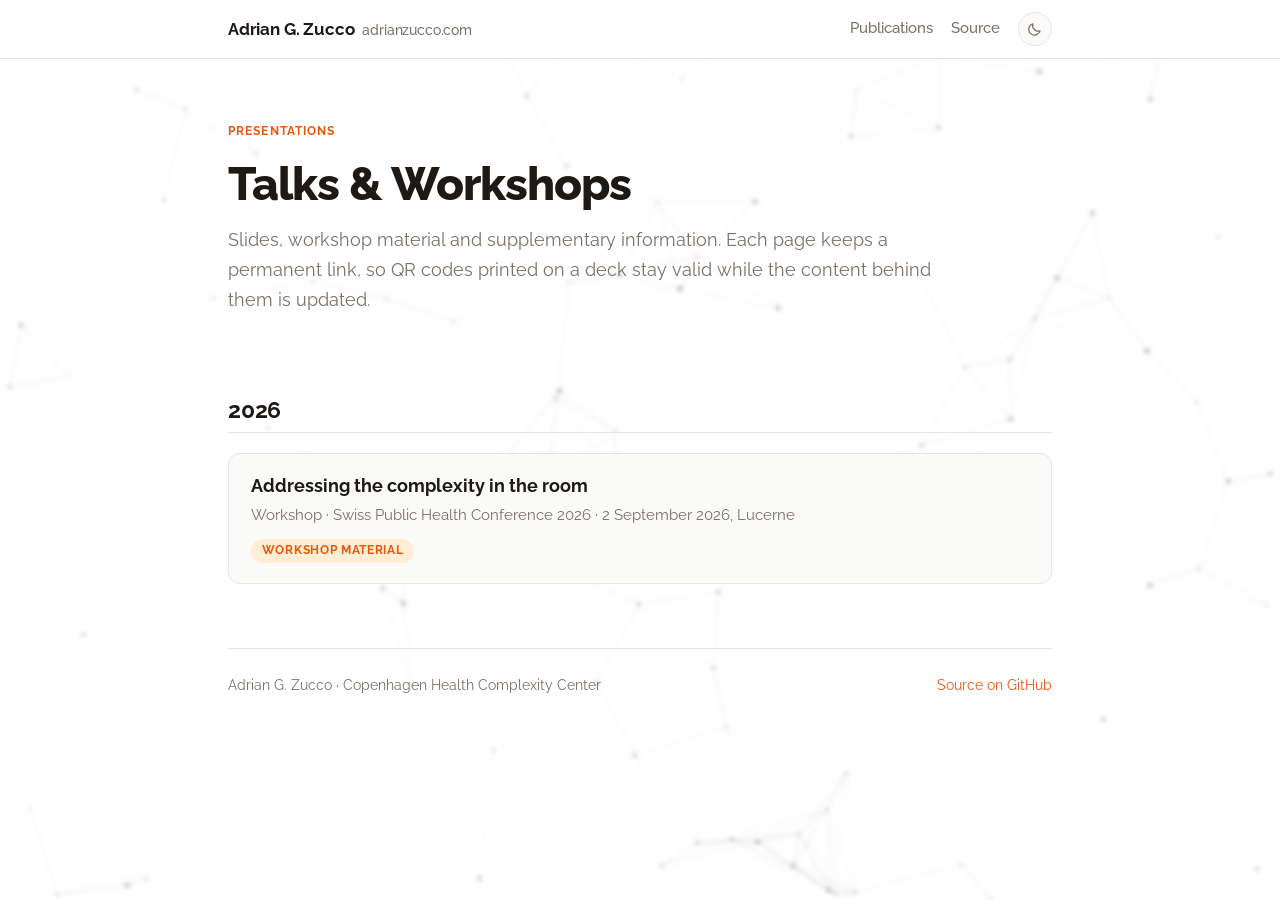
<file: index.html>
<!doctype html>
<html lang="en">
<head>
  <meta charset="utf-8" />
  <meta name="viewport" content="width=device-width, initial-scale=1" />
  <title>Adrian G. Zucco — Talks &amp; Workshops</title>
  <meta name="description" content="Slides, workshop material and supplementary information for talks and workshops by Adrian G. Zucco, each with a stable permanent link." />
  <link rel="icon" href="data:image/svg+xml,%3Csvg xmlns='http://www.w3.org/2000/svg' viewBox='0 0 32 32'%3E%3Ccircle cx='16' cy='16' r='6' fill='%23ea580c'/%3E%3Ccircle cx='5' cy='7' r='3' fill='%23ea580c' opacity='.6'/%3E%3Ccircle cx='27' cy='24' r='3' fill='%23ea580c' opacity='.6'/%3E%3C/svg%3E" />
  <link rel="preconnect" href="https://fonts.googleapis.com" />
  <link rel="preconnect" href="https://fonts.gstatic.com" crossorigin />
  <link rel="stylesheet" href="https://fonts.googleapis.com/css2?family=Raleway:ital,wght@0,300..800;1,300..800&display=swap" />
  <link rel="stylesheet" href="assets/style.css" />
  <script>
    // Set the appearance before first paint to avoid a flash of the wrong theme.
    (function () {
      var stored = null;
      try { stored = localStorage.getItem("appearance"); } catch (e) {}
      var dark = stored ? stored === "dark"
        : !window.matchMedia("(prefers-color-scheme: light)").matches;
      if (dark) document.documentElement.classList.add("dark");
    })();
  </script>
</head>
<body>
  <canvas id="particles" aria-hidden="true"></canvas>

  <header class="site-header">
    <div class="bar">
      <a class="brand" href="https://adrianzucco.com/">Adrian G. Zucco
        <span class="brand-sub">adrianzucco.com</span></a>
      <nav class="site-nav">
        <a href="https://adrianzucco.com/publication/">Publications</a>
        <a href="https://github.com/adrigabzu/presentations">Source</a>
        <button class="theme-toggle" type="button" aria-label="Switch theme" aria-pressed="false">
          <svg class="icon-sun" viewBox="0 0 24 24" aria-hidden="true"><circle cx="12" cy="12" r="4.2"/><path d="M12 2.5v2M12 19.5v2M4.2 4.2l1.4 1.4M18.4 18.4l1.4 1.4M2.5 12h2M19.5 12h2M4.2 19.8l1.4-1.4M18.4 5.6l1.4-1.4"/></svg>
          <svg class="icon-moon" viewBox="0 0 24 24" aria-hidden="true"><path d="M20 14.2A8.2 8.2 0 0 1 9.8 4a8.2 8.2 0 1 0 10.2 10.2z"/></svg>
        </button>
      </nav>
    </div>
  </header>

  <main class="wrap">
    <div class="page-header">
      <span class="kicker">Presentations</span>
      <h1>Talks &amp; Workshops</h1>
      <p class="lede">
        Slides, workshop material and supplementary information. Each page keeps
        a permanent link, so QR codes printed on a deck stay valid while the
        content behind them is updated.
      </p>
    </div>

    <section class="section">
      <h2>2026</h2>

      <a class="card" href="sphc-2026-workshop/">
        <h3>Addressing the complexity in the room</h3>
        <div class="meta">
          Workshop · Swiss Public Health Conference 2026 · 2 September 2026,
          Lucerne
        </div>
        <span class="badge">Workshop material</span>
      </a>
    </section>

    <footer class="page-footer">
      <span>Adrian G. Zucco · Copenhagen Health Complexity Center</span>
      <span class="spacer"></span>
      <a href="https://github.com/adrigabzu/presentations">Source on GitHub</a>
    </footer>
  </main>

  <script src="assets/site.js"></script>
</body>
</html>
</file>
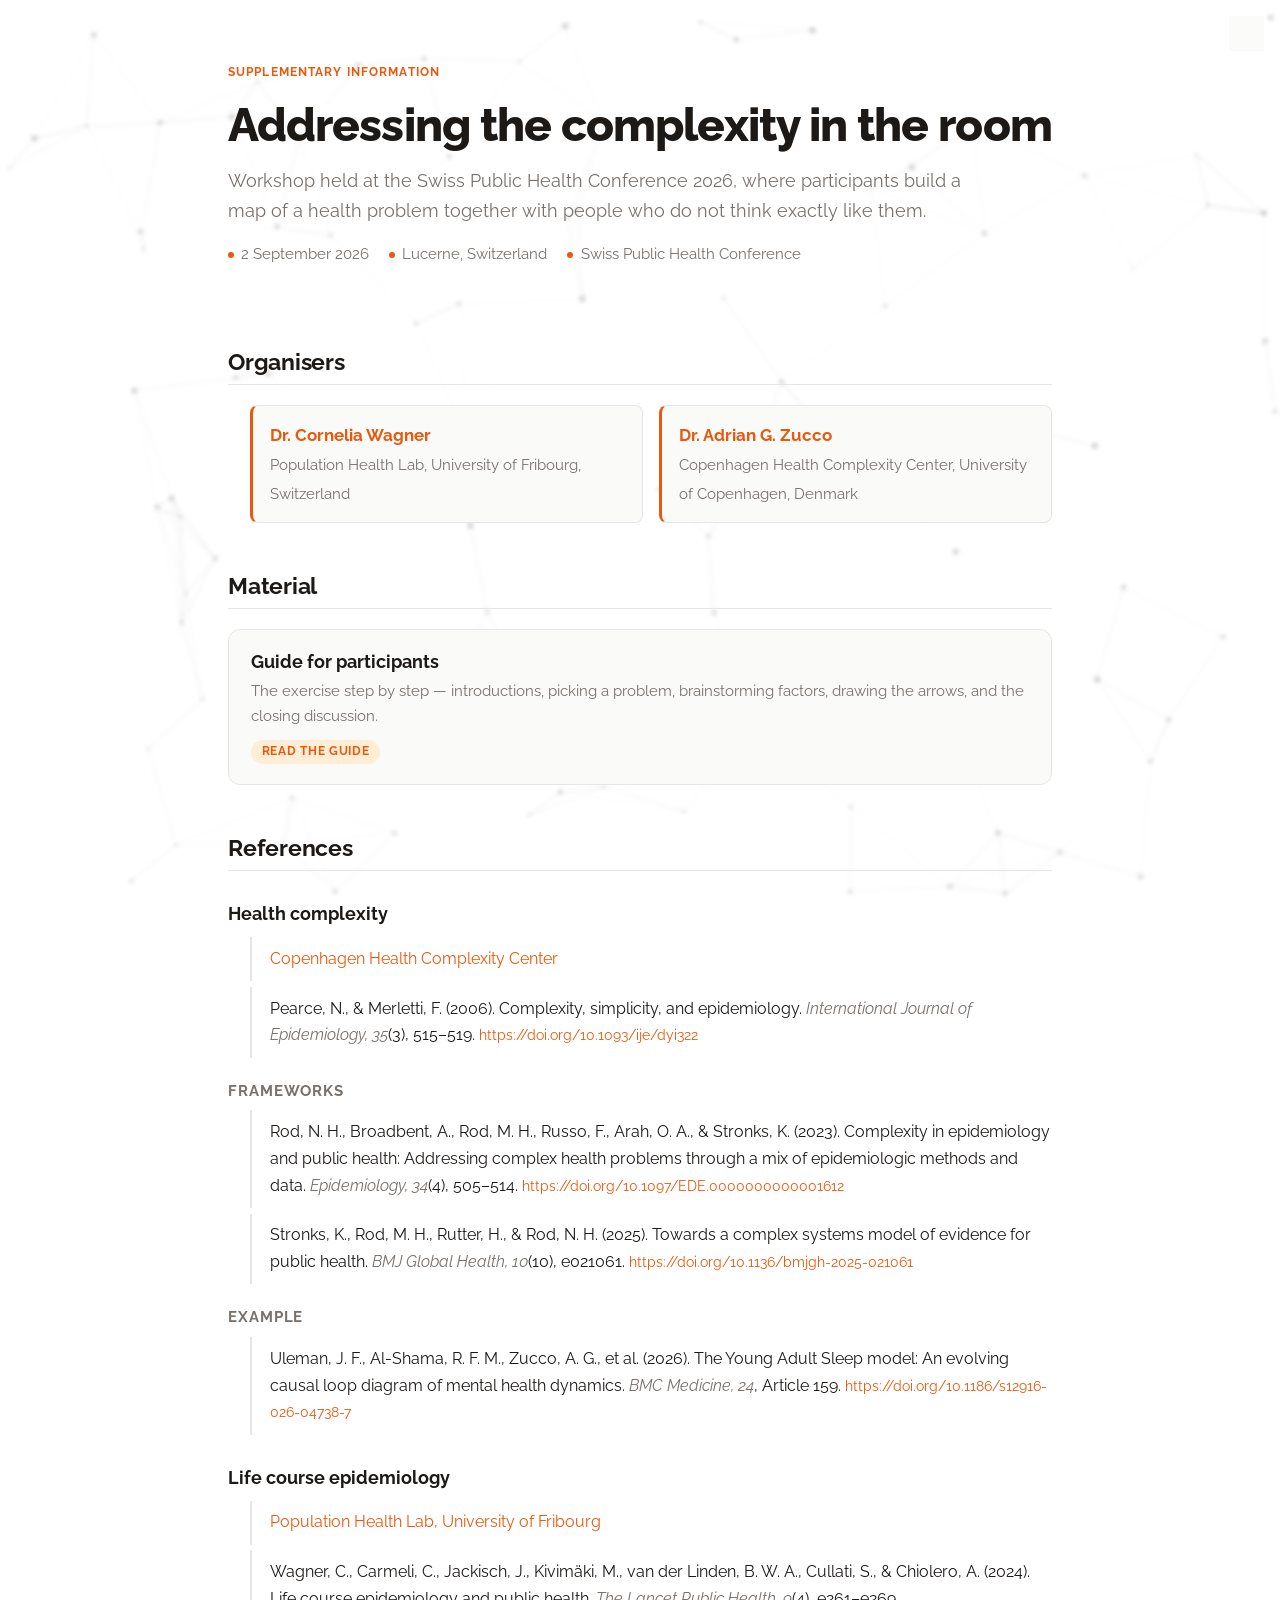
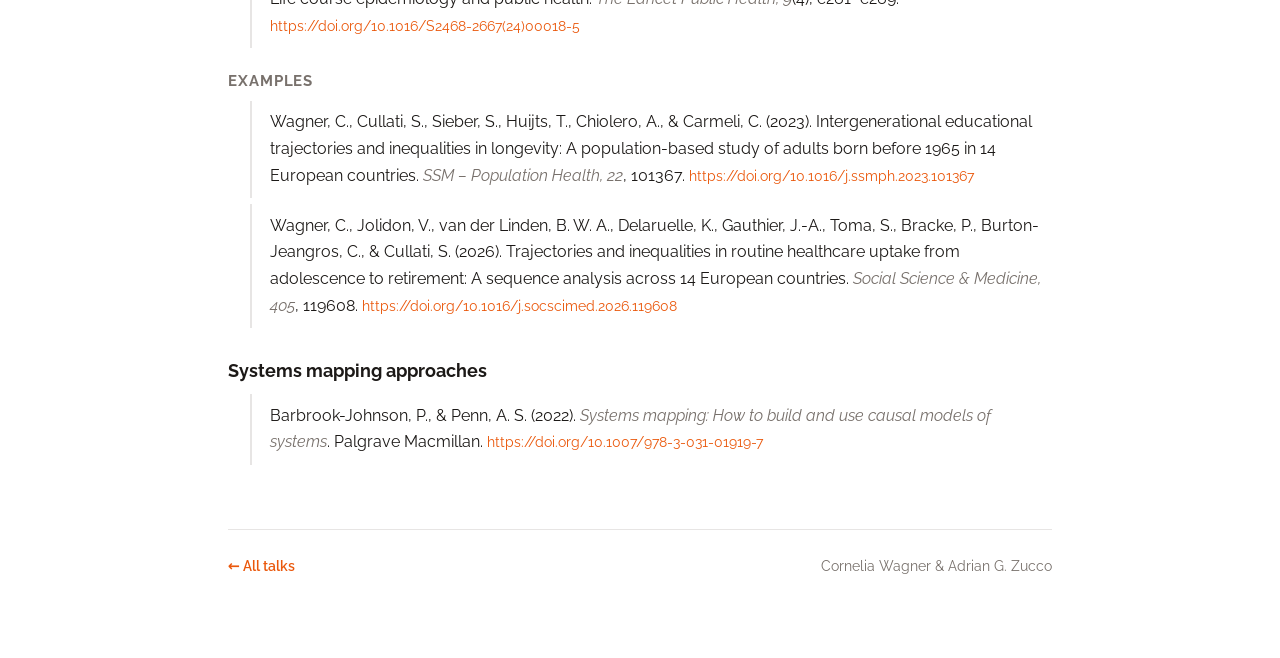
<file: sphc-2026-workshop/index.html>
<!doctype html>
<html lang="en">
<head>
  <meta charset="utf-8" />
  <meta name="viewport" content="width=device-width, initial-scale=1" />
  <title>Addressing the complexity in the room — SPHC 2026 Workshop</title>
  <meta name="description" content="Supplementary information for the &quot;Addressing the complexity in the room&quot; workshop at the Swiss Public Health Conference 2026, Lucerne — participant guide and references." />
  <link rel="icon" href="data:image/svg+xml,%3Csvg xmlns='http://www.w3.org/2000/svg' viewBox='0 0 32 32'%3E%3Ccircle cx='16' cy='16' r='6' fill='%23ea580c'/%3E%3Ccircle cx='5' cy='7' r='3' fill='%23ea580c' opacity='.6'/%3E%3Ccircle cx='27' cy='24' r='3' fill='%23ea580c' opacity='.6'/%3E%3C/svg%3E" />
  <link rel="preconnect" href="https://fonts.googleapis.com" />
  <link rel="preconnect" href="https://fonts.gstatic.com" crossorigin />
  <link rel="stylesheet" href="https://fonts.googleapis.com/css2?family=Raleway:ital,wght@0,300..800;1,300..800&display=swap" />
  <link rel="stylesheet" href="../assets/style.css" />
  <script>
    // Set the appearance before first paint to avoid a flash of the wrong theme.
    (function () {
      var stored = null;
      try { stored = localStorage.getItem("appearance"); } catch (e) {}
      var dark = stored ? stored === "dark"
        : !window.matchMedia("(prefers-color-scheme: light)").matches;
      if (dark) document.documentElement.classList.add("dark");
    })();
  </script>
</head>
<body>
  <canvas id="particles" aria-hidden="true"></canvas>

  <div class="theme-float">
    <button class="theme-toggle" type="button" aria-label="Switch theme" aria-pressed="false">
      <svg class="icon-sun" viewBox="0 0 24 24" aria-hidden="true"><circle cx="12" cy="12" r="4.2"/><path d="M12 2.5v2M12 19.5v2M4.2 4.2l1.4 1.4M18.4 18.4l1.4 1.4M2.5 12h2M19.5 12h2M4.2 19.8l1.4-1.4M18.4 5.6l1.4-1.4"/></svg>
      <svg class="icon-moon" viewBox="0 0 24 24" aria-hidden="true"><path d="M20 14.2A8.2 8.2 0 0 1 9.8 4a8.2 8.2 0 1 0 10.2 10.2z"/></svg>
    </button>
  </div>

  <main class="wrap">
    <div class="page-header">
      <span class="kicker">Supplementary information</span>
      <h1>Addressing the complexity in the room</h1>
      <p class="lede">
        Workshop held at the Swiss Public Health Conference 2026, where
        participants build a map of a health problem together with people who
        do not think exactly like them.
      </p>
      <div class="meta-row">
        <span><i class="dot"></i>2 September 2026</span>
        <span><i class="dot"></i>Lucerne, Switzerland</span>
        <span><i class="dot"></i>Swiss Public Health Conference</span>
      </div>
    </div>

    <section class="section">
      <h2>Organisers</h2>
      <ul class="people">
        <li>
          <a class="name" href="https://corneliawagner.ch">Dr. Cornelia Wagner</a>
          <span class="affil">Population Health Lab, University of Fribourg,
            Switzerland</span>
        </li>
        <li>
          <a class="name" href="https://adrianzucco.com/">Dr. Adrian G. Zucco</a>
          <span class="affil">Copenhagen Health Complexity Center, University of
            Copenhagen, Denmark</span>
        </li>
      </ul>
    </section>

    <section class="section" id="material">
      <h2>Material</h2>
      <a class="card" href="guide/">
        <h3>Guide for participants</h3>
        <div class="meta">
          The exercise step by step — introductions, picking a problem,
          brainstorming factors, drawing the arrows, and the closing discussion.
        </div>
        <span class="badge">Read the guide</span>
      </a>
    </section>

    <section class="section" id="references">
      <h2>References</h2>

      <h3>Health complexity</h3>
      <ul class="refs">
        <li>
          <a href="https://www.healthcomplex.dk/">Copenhagen Health Complexity
            Center</a>
        </li>
        <li>
          Pearce, N., &amp; Merletti, F. (2006). Complexity, simplicity, and
          epidemiology. <span class="src">International Journal of Epidemiology,
          35</span>(3), 515–519.
          <a class="doi" href="https://doi.org/10.1093/ije/dyi322">https://doi.org/10.1093/ije/dyi322</a>
        </li>
      </ul>

      <h4>Frameworks</h4>
      <ul class="refs">
        <li>
          Rod, N. H., Broadbent, A., Rod, M. H., Russo, F., Arah, O. A., &amp;
          Stronks, K. (2023). Complexity in epidemiology and public health:
          Addressing complex health problems through a mix of epidemiologic
          methods and data. <span class="src">Epidemiology, 34</span>(4),
          505–514.
          <a class="doi" href="https://doi.org/10.1097/EDE.0000000000001612">https://doi.org/10.1097/EDE.0000000000001612</a>
        </li>
        <li>
          Stronks, K., Rod, M. H., Rutter, H., &amp; Rod, N. H. (2025). Towards a
          complex systems model of evidence for public health.
          <span class="src">BMJ Global Health, 10</span>(10), e021061.
          <a class="doi" href="https://doi.org/10.1136/bmjgh-2025-021061">https://doi.org/10.1136/bmjgh-2025-021061</a>
        </li>
      </ul>

      <h4>Example</h4>
      <ul class="refs">
        <li>
          Uleman, J. F., Al-Shama, R. F. M., Zucco, A. G., et al. (2026). The
          Young Adult Sleep model: An evolving causal loop diagram of mental
          health dynamics. <span class="src">BMC Medicine, 24</span>, Article
          159.
          <a class="doi" href="https://doi.org/10.1186/s12916-026-04738-7">https://doi.org/10.1186/s12916-026-04738-7</a>
        </li>
      </ul>

      <h3>Life course epidemiology</h3>
      <ul class="refs">
        <li>
          <a href="https://projects.unifr.ch/pophealthlab/">Population Health
            Lab, University of Fribourg</a>
        </li>
        <li>
          Wagner, C., Carmeli, C., Jackisch, J., Kivimäki, M., van der Linden,
          B. W. A., Cullati, S., &amp; Chiolero, A. (2024). Life course
          epidemiology and public health. <span class="src">The Lancet Public
          Health, 9</span>(4), e261–e269.
          <a class="doi" href="https://doi.org/10.1016/S2468-2667(24)00018-5">https://doi.org/10.1016/S2468-2667(24)00018-5</a>
        </li>
      </ul>

      <h4>Examples</h4>
      <ul class="refs">
        <li>
          Wagner, C., Cullati, S., Sieber, S., Huijts, T., Chiolero, A., &amp;
          Carmeli, C. (2023). Intergenerational educational trajectories and
          inequalities in longevity: A population-based study of adults born
          before 1965 in 14 European countries. <span class="src">SSM –
          Population Health, 22</span>, 101367.
          <a class="doi" href="https://doi.org/10.1016/j.ssmph.2023.101367">https://doi.org/10.1016/j.ssmph.2023.101367</a>
        </li>
        <li>
          Wagner, C., Jolidon, V., van der Linden, B. W. A., Delaruelle, K.,
          Gauthier, J.-A., Toma, S., Bracke, P., Burton-Jeangros, C., &amp;
          Cullati, S. (2026). Trajectories and inequalities in routine
          healthcare uptake from adolescence to retirement: A sequence analysis
          across 14 European countries. <span class="src">Social Science &amp;
          Medicine, 405</span>, 119608.
          <a class="doi" href="https://doi.org/10.1016/j.socscimed.2026.119608">https://doi.org/10.1016/j.socscimed.2026.119608</a>
        </li>
      </ul>

      <h3>Systems mapping approaches</h3>
      <ul class="refs">
        <li>
          Barbrook-Johnson, P., &amp; Penn, A. S. (2022). <span class="src">Systems
          mapping: How to build and use causal models of systems</span>. Palgrave
          Macmillan.
          <a class="doi" href="https://doi.org/10.1007/978-3-031-01919-7">https://doi.org/10.1007/978-3-031-01919-7</a>
        </li>
      </ul>
    </section>

    <footer class="page-footer">
      <a class="backlink" href="../">← All talks</a>
      <span class="spacer"></span>
      <span>Cornelia Wagner &amp; Adrian G. Zucco</span>
    </footer>
  </main>

  <script src="../assets/site.js"></script>
</body>
</html>
</file>
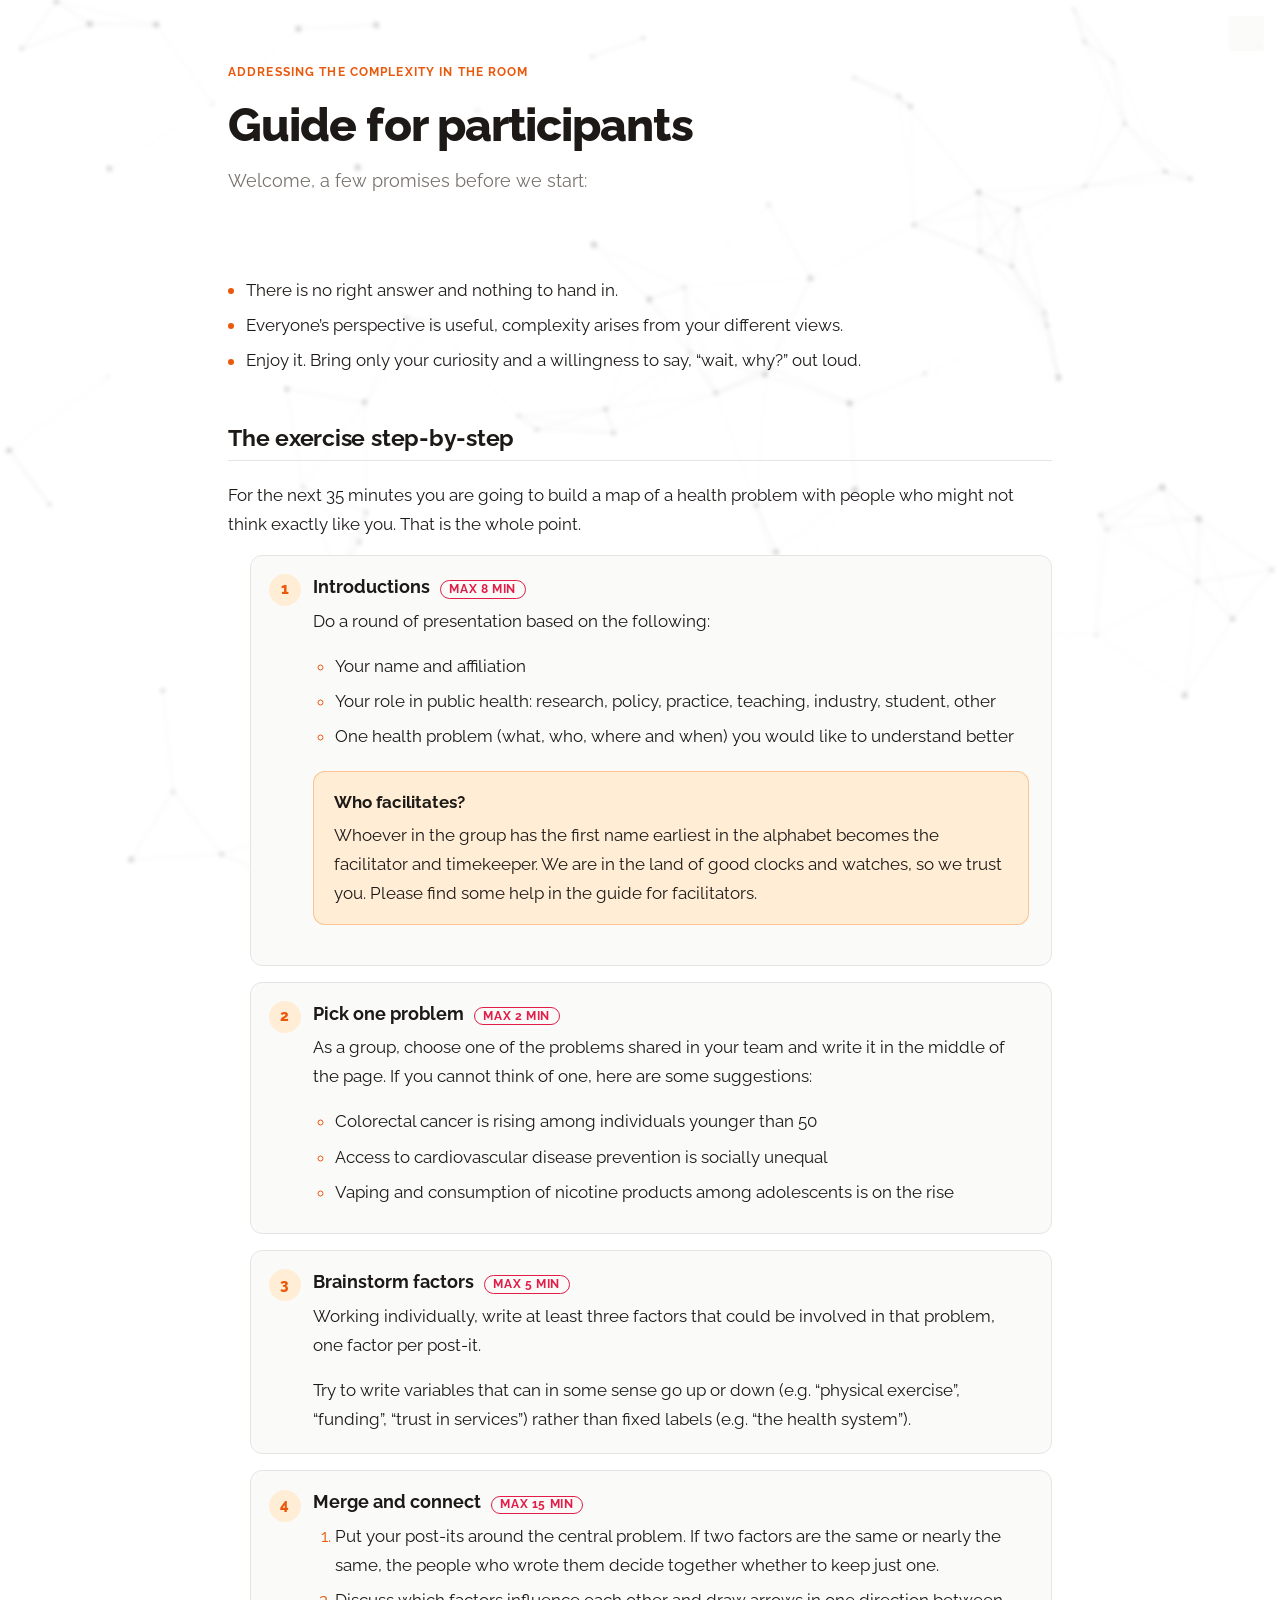
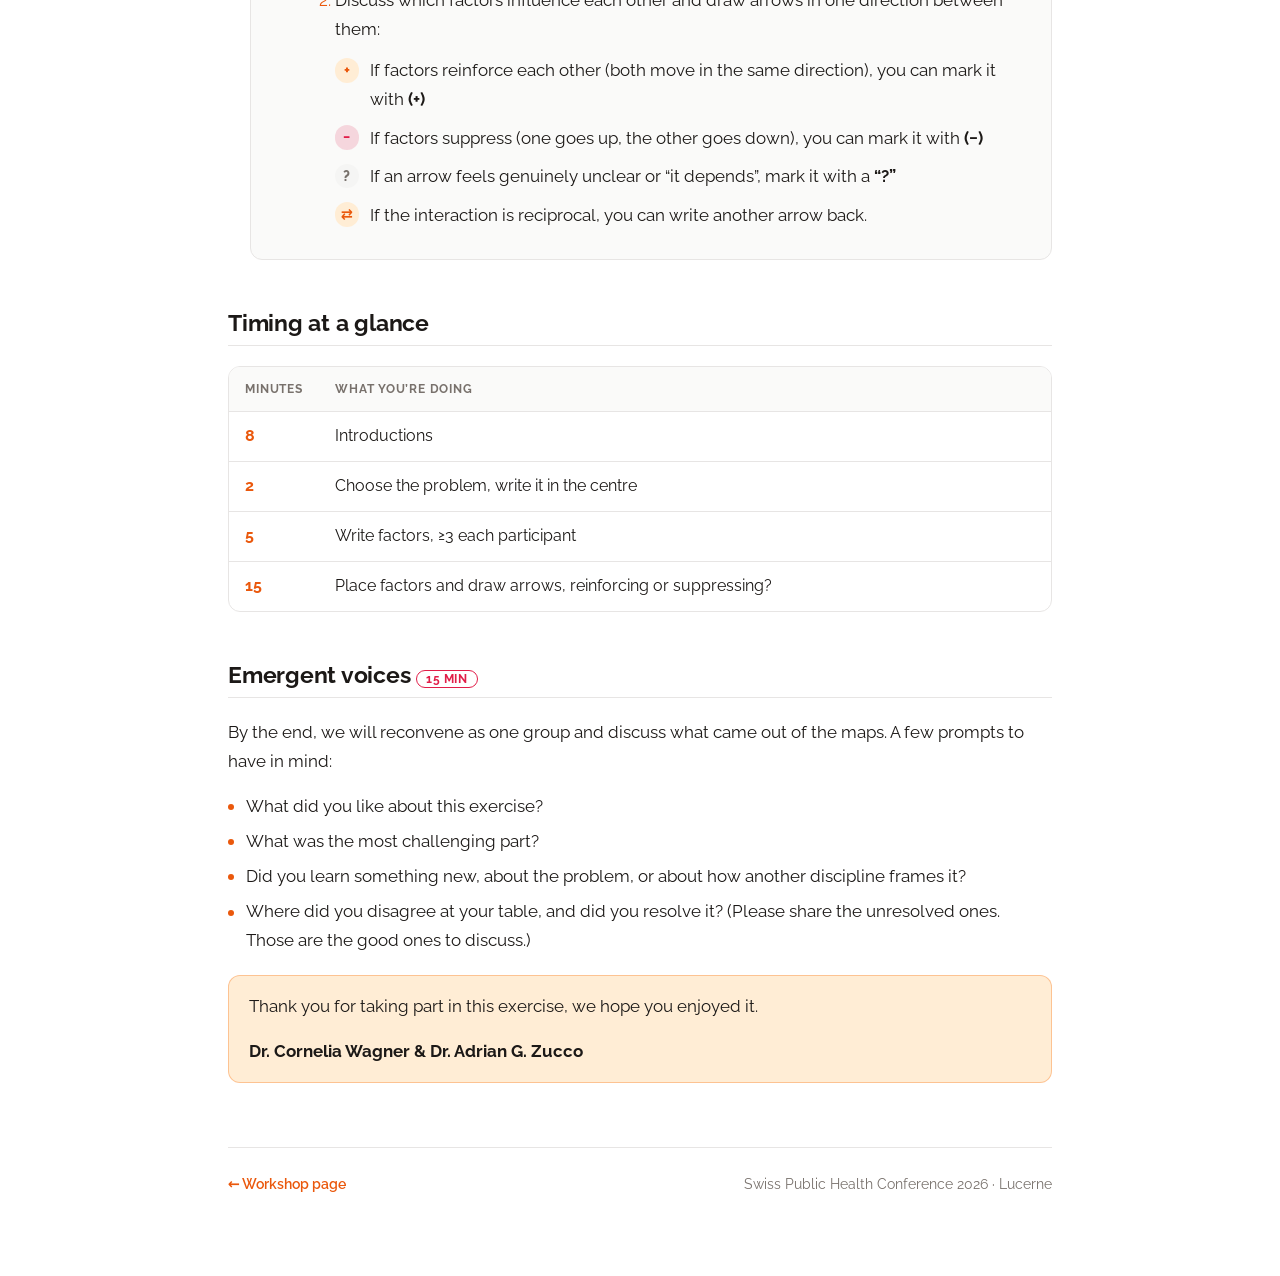
<file: sphc-2026-workshop/guide/index.html>
<!doctype html>
<html lang="en">
<head>
  <meta charset="utf-8" />
  <meta name="viewport" content="width=device-width, initial-scale=1" />
  <title>Guide for participants — SPHC 2026 Workshop</title>
  <meta name="description" content="Step-by-step guide for participants of the &quot;Addressing the complexity in the room&quot; workshop at the Swiss Public Health Conference 2026." />
  <link rel="icon" href="data:image/svg+xml,%3Csvg xmlns='http://www.w3.org/2000/svg' viewBox='0 0 32 32'%3E%3Ccircle cx='16' cy='16' r='6' fill='%23ea580c'/%3E%3Ccircle cx='5' cy='7' r='3' fill='%23ea580c' opacity='.6'/%3E%3Ccircle cx='27' cy='24' r='3' fill='%23ea580c' opacity='.6'/%3E%3C/svg%3E" />
  <link rel="preconnect" href="https://fonts.googleapis.com" />
  <link rel="preconnect" href="https://fonts.gstatic.com" crossorigin />
  <link rel="stylesheet" href="https://fonts.googleapis.com/css2?family=Raleway:ital,wght@0,300..800;1,300..800&display=swap" />
  <link rel="stylesheet" href="../../assets/style.css" />
  <script>
    // Set the appearance before first paint to avoid a flash of the wrong theme.
    (function () {
      var stored = null;
      try { stored = localStorage.getItem("appearance"); } catch (e) {}
      var dark = stored ? stored === "dark"
        : !window.matchMedia("(prefers-color-scheme: light)").matches;
      if (dark) document.documentElement.classList.add("dark");
    })();
  </script>
</head>
<body>
  <canvas id="particles" aria-hidden="true"></canvas>

  <div class="theme-float">
    <button class="theme-toggle" type="button" aria-label="Switch theme" aria-pressed="false">
      <svg class="icon-sun" viewBox="0 0 24 24" aria-hidden="true"><circle cx="12" cy="12" r="4.2"/><path d="M12 2.5v2M12 19.5v2M4.2 4.2l1.4 1.4M18.4 18.4l1.4 1.4M2.5 12h2M19.5 12h2M4.2 19.8l1.4-1.4M18.4 5.6l1.4-1.4"/></svg>
      <svg class="icon-moon" viewBox="0 0 24 24" aria-hidden="true"><path d="M20 14.2A8.2 8.2 0 0 1 9.8 4a8.2 8.2 0 1 0 10.2 10.2z"/></svg>
    </button>
  </div>

  <main class="wrap">
    <div class="page-header">
      <span class="kicker">Addressing the complexity in the room</span>
      <h1>Guide for participants</h1>
      <p class="lede">Welcome, a few promises before we start:</p>
    </div>

    <section class="section">
      <ul class="plain">
        <li>There is no right answer and nothing to hand in.</li>
        <li>Everyone’s perspective is useful, complexity arises from your
          different views.</li>
        <li>Enjoy it. Bring only your curiosity and a willingness to say,
          “wait, why?” out loud.</li>
      </ul>
    </section>

    <section class="section">
      <h2>The exercise step-by-step</h2>
      <p>
        For the next 35 minutes you are going to build a map of a health problem
        with people who might not think exactly like you. That is the whole
        point.
      </p>

      <ol class="steps">
        <li>
          <h3>Introductions <span class="time">max 8 min</span></h3>
          <p>Do a round of presentation based on the following:</p>
          <ul>
            <li>Your name and affiliation</li>
            <li>Your role in public health: research, policy, practice,
              teaching, industry, student, other</li>
            <li>One health problem (what, who, where and when) you would like to
              understand better</li>
          </ul>
          <div class="callout">
            <span class="callout-title">Who facilitates?</span>
            <p>
              Whoever in the group has the first name earliest in the alphabet
              becomes the facilitator and timekeeper. We are in the land of good
              clocks and watches, so we trust you. Please find some help in the
              guide for facilitators.
            </p>
          </div>
        </li>

        <li>
          <h3>Pick one problem <span class="time">max 2 min</span></h3>
          <p>
            As a group, choose one of the problems shared in your team and write
            it in the middle of the page. If you cannot think of one, here are
            some suggestions:
          </p>
          <ul>
            <li>Colorectal cancer is rising among individuals younger than 50</li>
            <li>Access to cardiovascular disease prevention is socially
              unequal</li>
            <li>Vaping and consumption of nicotine products among adolescents is
              on the rise</li>
          </ul>
        </li>

        <li>
          <h3>Brainstorm factors <span class="time">max 5 min</span></h3>
          <p>
            Working individually, write at least three factors that could be
            involved in that problem, one factor per post-it.
          </p>
          <p>
            Try to write variables that can in some sense go up or down (e.g.
            “physical exercise”, “funding”, “trust in services”) rather than
            fixed labels (e.g. “the health system”).
          </p>
        </li>

        <li>
          <h3>Merge and connect <span class="time">max 15 min</span></h3>
          <ol>
            <li>
              Put your post-its around the central problem. If two factors are
              the same or nearly the same, the people who wrote them decide
              together whether to keep just one.
            </li>
            <li>
              Discuss which factors influence each other and draw arrows in one
              direction between them:
              <ul class="signs">
                <li><span class="sign" aria-hidden="true">+</span><span>If
                  factors reinforce each other (both move in the same
                  direction), you can mark it with <strong>(+)</strong></span></li>
                <li><span class="sign minus" aria-hidden="true">−</span><span>If
                  factors suppress (one goes up, the other goes down), you can
                  mark it with <strong>(−)</strong></span></li>
                <li><span class="sign query" aria-hidden="true">?</span><span>If
                  an arrow feels genuinely unclear or “it depends”, mark it with
                  a <strong>“?”</strong></span></li>
                <li><span class="sign" aria-hidden="true">⇄</span><span>If the
                  interaction is reciprocal, you can write another arrow
                  back.</span></li>
              </ul>
            </li>
          </ol>
        </li>
      </ol>
    </section>

    <section class="section">
      <h2>Timing at a glance</h2>
      <div class="table-wrap">
        <table>
          <thead>
            <tr><th scope="col">Minutes</th><th scope="col">What you’re doing</th></tr>
          </thead>
          <tbody>
            <tr><td>8</td><td>Introductions</td></tr>
            <tr><td>2</td><td>Choose the problem, write it in the centre</td></tr>
            <tr><td>5</td><td>Write factors, ≥3 each participant</td></tr>
            <tr><td>15</td><td>Place factors and draw arrows, reinforcing or
              suppressing?</td></tr>
          </tbody>
        </table>
      </div>
    </section>

    <section class="section">
      <h2>Emergent voices <span class="time">15 min</span></h2>
      <p>
        By the end, we will reconvene as one group and discuss what came out of
        the maps. A few prompts to have in mind:
      </p>
      <ul class="plain">
        <li>What did you like about this exercise?</li>
        <li>What was the most challenging part?</li>
        <li>Did you learn something new, about the problem, or about how another
          discipline frames it?</li>
        <li>Where did you disagree at your table, and did you resolve it?
          (Please share the unresolved ones. Those are the good ones to
          discuss.)</li>
      </ul>

      <div class="callout">
        <p>
          Thank you for taking part in this exercise, we hope you enjoyed it.
        </p>
        <p><strong>Dr. Cornelia Wagner &amp; Dr. Adrian G. Zucco</strong></p>
      </div>
    </section>

    <footer class="page-footer">
      <a class="backlink" href="../">← Workshop page</a>
      <span class="spacer"></span>
      <span>Swiss Public Health Conference 2026 · Lucerne</span>
    </footer>
  </main>

  <script src="../../assets/site.js"></script>
</body>
</html>
</file>
<file: assets/style.css>
/* ==========================================================================
   Shared styling for adrigabzu/presentations
   Design tokens mirror adrianzucco.com (Hugo + Blowfish, "adrian" scheme):
   Stone neutrals, Orange primary, Rose secondary, Raleway type.
   ========================================================================== */

/* ---------- Tokens ---------- */

:root {
  /* Stone neutrals */
  --n-50: 250, 250, 249;
  --n-100: 245, 245, 244;
  --n-200: 231, 229, 228;
  --n-300: 214, 211, 209;
  --n-400: 168, 162, 158;
  --n-500: 120, 113, 108;
  --n-600: 87, 83, 78;
  --n-700: 68, 64, 60;
  --n-800: 10, 10, 10;
  --n-900: 28, 25, 23;

  /* Orange primary */
  --p-100: 255, 237, 213;
  --p-200: 254, 215, 170;
  --p-400: 251, 146, 60;
  --p-500: 249, 115, 22;
  --p-600: 234, 88, 12;
  --p-700: 194, 65, 12;

  /* Rose secondary */
  --s-400: 251, 113, 133;
  --s-600: 225, 29, 72;

  --radius: 12px;
  --radius-sm: 8px;
  --max-width: 54rem;
  --font-sans: "Raleway", ui-sans-serif, system-ui, -apple-system,
    "Segoe UI", Roboto, Helvetica, Arial, sans-serif;
  --font-mono: ui-monospace, SFMono-Regular, "SF Mono", Menlo, Consolas,
    "Liberation Mono", monospace;

  /* Light appearance (default) */
  color-scheme: light;
  --bg: rgb(255, 255, 255);
  --surface: rgb(var(--n-50));
  --surface-2: rgb(var(--n-100));
  --text: rgb(var(--n-900));
  --text-muted: rgb(var(--n-500));
  --border: rgb(var(--n-200));
  --border-strong: rgb(var(--n-300));
  --link: rgb(var(--p-600));
  --link-hover: rgb(var(--p-700));
  --accent: rgb(var(--p-600));
  --accent-soft: rgb(var(--p-100));
  --accent-line: rgba(var(--p-500), 0.35);
  --secondary: rgb(var(--s-600));
  --shadow: 0 1px 2px rgba(28, 25, 23, 0.05), 0 8px 24px rgba(28, 25, 23, 0.06);
  --net-ink: 0, 0, 0;
  --net-dot: 0.2;
  --net-line: 0.13;
}

html.dark {
  color-scheme: dark;
  --bg: rgb(var(--n-800));
  --surface: rgb(var(--n-900));
  --surface-2: rgb(38, 35, 33);
  --text: rgb(255, 255, 255);
  --text-muted: rgb(var(--n-400));
  --border: rgb(var(--n-700));
  --border-strong: rgb(var(--n-600));
  --link: rgb(var(--p-400));
  --link-hover: rgb(var(--p-200));
  --accent: rgb(var(--p-400));
  --accent-soft: rgba(var(--p-500), 0.16);
  --accent-line: rgba(var(--p-400), 0.4);
  --secondary: rgb(var(--s-400));
  --shadow: 0 1px 2px rgba(0, 0, 0, 0.4), 0 8px 28px rgba(0, 0, 0, 0.35);
  --net-ink: 255, 255, 255;
  --net-dot: 0.3;
  --net-line: 0.22;
}

/* ---------- Base ---------- */

*,
*::before,
*::after {
  box-sizing: border-box;
}

html {
  scroll-behavior: smooth;
}

body {
  margin: 0;
  min-height: 100vh;
  background: var(--bg);
  color: var(--text);
  font-family: var(--font-sans);
  font-size: 1.0625rem;
  line-height: 1.7;
  -webkit-font-smoothing: antialiased;
  text-rendering: optimizeLegibility;
}

#particles {
  position: fixed;
  inset: 0;
  z-index: -10;
  pointer-events: none;
  filter: blur(2px);
}

h1,
h2,
h3,
h4 {
  font-family: var(--font-sans);
  line-height: 1.25;
  text-wrap: balance;
}

a {
  color: var(--link);
  text-decoration: none;
  text-underline-offset: 0.2em;
  transition: color 0.15s ease;
}

a:hover {
  color: var(--link-hover);
  text-decoration: underline;
}

:focus-visible {
  outline: 2px solid var(--accent);
  outline-offset: 3px;
  border-radius: 4px;
}

code {
  font-family: var(--font-mono);
  font-size: 0.9em;
  background: var(--surface-2);
  border-radius: 4px;
  padding: 0.1em 0.35em;
}

hr {
  border: 0;
  border-top: 1px solid var(--border);
  margin: 2.5rem 0;
}

/* ---------- Layout ---------- */

.wrap {
  max-width: var(--max-width);
  margin: 0 auto;
  padding: 0 1.25rem 5rem;
}

.site-header {
  position: sticky;
  top: 0;
  z-index: 50;
  backdrop-filter: blur(12px);
  -webkit-backdrop-filter: blur(12px);
  background: color-mix(in srgb, var(--bg) 82%, transparent);
  border-bottom: 1px solid var(--border);
}

.site-header .bar {
  max-width: var(--max-width);
  margin: 0 auto;
  padding: 0.75rem 1.25rem;
  display: flex;
  align-items: center;
  gap: 1rem;
}

.brand {
  font-weight: 700;
  letter-spacing: -0.01em;
  color: var(--text);
  display: inline-flex;
  align-items: baseline;
  gap: 0.5rem;
}

.brand:hover {
  color: var(--accent);
  text-decoration: none;
}

.brand .brand-sub {
  font-weight: 500;
  font-size: 0.85rem;
  color: var(--text-muted);
}

.site-nav {
  margin-left: auto;
  display: flex;
  align-items: center;
  gap: 1.1rem;
  font-size: 0.95rem;
  font-weight: 500;
}

.site-nav a {
  color: var(--text-muted);
}

.site-nav a:hover {
  color: var(--accent);
  text-decoration: none;
}

.theme-toggle {
  appearance: none;
  border: 1px solid var(--border);
  background: var(--surface);
  color: var(--text-muted);
  border-radius: 999px;
  width: 2.15rem;
  height: 2.15rem;
  display: inline-grid;
  place-items: center;
  cursor: pointer;
  padding: 0;
  transition: color 0.15s ease, border-color 0.15s ease;
}

.theme-toggle:hover {
  color: var(--accent);
  border-color: var(--accent);
}

.theme-toggle svg {
  width: 1.05rem;
  height: 1.05rem;
  fill: none;
  stroke: currentColor;
  stroke-width: 1.8;
  stroke-linecap: round;
  stroke-linejoin: round;
}

html:not(.dark) .theme-toggle .icon-sun,
html.dark .theme-toggle .icon-moon {
  display: none;
}

/* Floating appearance switcher, for pages without a site header */

.theme-float {
  position: fixed;
  top: 1rem;
  right: 1rem;
  z-index: 60;
}

.theme-float .theme-toggle {
  backdrop-filter: blur(12px);
  -webkit-backdrop-filter: blur(12px);
  background: color-mix(in srgb, var(--surface) 80%, transparent);
}

/* ---------- Page header ---------- */

.page-header {
  padding: 3.5rem 0 2rem;
}

.kicker {
  display: inline-block;
  font-size: 0.78rem;
  font-weight: 700;
  text-transform: uppercase;
  letter-spacing: 0.09em;
  color: var(--accent);
  margin-bottom: 0.85rem;
}

.page-header h1 {
  font-size: clamp(2rem, 5vw, 2.9rem);
  font-weight: 800;
  letter-spacing: -0.02em;
  margin: 0 0 0.75rem;
}

.page-header .lede {
  font-size: 1.1rem;
  color: var(--text-muted);
  margin: 0;
  max-width: 46rem;
}

.meta {
  color: var(--text-muted);
  font-size: 0.95rem;
}

.meta-row {
  display: flex;
  flex-wrap: wrap;
  gap: 0.5rem 1.25rem;
  margin-top: 1rem;
  color: var(--text-muted);
  font-size: 0.95rem;
}

.meta-row span {
  display: inline-flex;
  align-items: center;
  gap: 0.45rem;
}

.meta-row .dot {
  width: 6px;
  height: 6px;
  border-radius: 50%;
  background: var(--accent);
  flex: none;
}

/* ---------- Sections ---------- */

.section {
  margin-top: 3rem;
}

.section > h2 {
  font-size: 1.45rem;
  font-weight: 700;
  letter-spacing: -0.01em;
  margin: 0 0 1.25rem;
  padding-bottom: 0.5rem;
  border-bottom: 1px solid var(--border);
}

.section h3 {
  font-size: 1.1rem;
  font-weight: 700;
  margin: 2rem 0 0.75rem;
}

.section h4 {
  font-size: 0.95rem;
  font-weight: 700;
  text-transform: uppercase;
  letter-spacing: 0.06em;
  color: var(--text-muted);
  margin: 1.5rem 0 0.6rem;
}

p {
  margin: 0 0 1rem;
}

/* ---------- Cards ---------- */

.card {
  display: block;
  background: var(--surface);
  border: 1px solid var(--border);
  border-radius: var(--radius);
  padding: 1.25rem 1.4rem;
  margin-bottom: 1rem;
  transition: border-color 0.15s ease, transform 0.15s ease,
    box-shadow 0.15s ease;
}

a.card:hover {
  border-color: var(--accent);
  transform: translateY(-2px);
  box-shadow: var(--shadow);
  text-decoration: none;
}

.card h3 {
  margin: 0 0 0.3rem;
  font-size: 1.15rem;
  font-weight: 700;
  color: var(--text);
}

a.card:hover h3 {
  color: var(--accent);
}

.card .meta {
  font-size: 0.92rem;
}

.badge {
  display: inline-block;
  font-size: 0.72rem;
  font-weight: 700;
  text-transform: uppercase;
  letter-spacing: 0.06em;
  color: var(--accent);
  background: var(--accent-soft);
  border-radius: 999px;
  padding: 0.15rem 0.65rem;
  margin-top: 0.75rem;
}

/* ---------- Lists ---------- */

.section ul,
.section ol {
  margin: 0 0 1rem;
  padding-left: 1.35rem;
}

.section li {
  margin-bottom: 0.4rem;
}

.section li::marker {
  color: var(--accent);
}

ul.plain {
  list-style: none;
  padding-left: 0;
}

ul.plain > li {
  padding-left: 1.15rem;
  position: relative;
}

ul.plain > li::before {
  content: "";
  position: absolute;
  left: 0;
  top: 0.72em;
  width: 6px;
  height: 6px;
  border-radius: 50%;
  background: var(--accent);
}

ul.signs {
  list-style: none;
  padding-left: 0;
  margin: 0.75rem 0 0;
}

ul.signs > li {
  display: grid;
  grid-template-columns: 1.55rem 1fr;
  gap: 0.65rem;
  align-items: start;
  margin-bottom: 0.6rem;
}

/* People / organisers */

.people {
  list-style: none;
  padding: 0;
  margin: 0;
  display: grid;
  gap: 1rem;
  grid-template-columns: repeat(auto-fit, minmax(16rem, 1fr));
}

.people li {
  background: var(--surface);
  border: 1px solid var(--border);
  border-left: 3px solid var(--accent);
  border-radius: var(--radius-sm);
  padding: 0.9rem 1.1rem;
  margin: 0;
}

.people .name {
  font-weight: 700;
  display: block;
}

.people .affil {
  color: var(--text-muted);
  font-size: 0.92rem;
}

/* Reference list */

.refs {
  list-style: none;
  padding: 0;
  margin: 0 0 0.5rem;
}

.refs li {
  padding: 0.55rem 0 0.55rem 1.15rem;
  border-left: 2px solid var(--border);
  margin-bottom: 0.35rem;
  font-size: 0.98rem;
  transition: border-color 0.15s ease;
}

.refs li:hover {
  border-left-color: var(--accent);
}

.refs .src {
  font-style: italic;
  color: var(--text-muted);
}

.refs a.doi {
  font-size: 0.88rem;
  word-break: break-word;
}

/* ---------- Steps (guide) ---------- */

.steps {
  list-style: none;
  counter-reset: step;
  padding: 0;
  margin: 0;
}

.steps > li {
  counter-increment: step;
  position: relative;
  background: var(--surface);
  border: 1px solid var(--border);
  border-radius: var(--radius);
  padding: 1.25rem 1.4rem 1.25rem 3.9rem;
  margin: 0 0 1rem;
}

.steps > li::before {
  content: counter(step);
  position: absolute;
  left: 1.15rem;
  top: 1.15rem;
  width: 2rem;
  height: 2rem;
  display: grid;
  place-items: center;
  border-radius: 50%;
  background: var(--accent-soft);
  color: var(--accent);
  font-weight: 800;
  font-size: 0.95rem;
}

.steps h3 {
  margin: 0 0 0.5rem;
  font-size: 1.12rem;
  display: flex;
  flex-wrap: wrap;
  align-items: baseline;
  gap: 0.6rem;
}

.time {
  font-size: 0.75rem;
  font-weight: 700;
  letter-spacing: 0.05em;
  text-transform: uppercase;
  color: var(--secondary);
  border: 1px solid currentColor;
  border-radius: 999px;
  padding: 0.05rem 0.55rem;
  white-space: nowrap;
}

.steps p:last-child,
.steps ul:last-child,
.steps ol:last-child {
  margin-bottom: 0;
}

/* Sign markers used in the arrow rules */

.sign {
  display: grid;
  place-items: center;
  width: 1.55rem;
  height: 1.55rem;
  margin-top: 0.1rem;
  border-radius: 50%;
  font-weight: 800;
  font-size: 0.9rem;
  line-height: 1;
  background: var(--accent-soft);
  color: var(--accent);
}

.sign.minus {
  background: color-mix(in srgb, var(--secondary) 16%, transparent);
  color: var(--secondary);
}

.sign.query {
  background: var(--surface-2);
  color: var(--text-muted);
}

/* ---------- Callout ---------- */

.callout {
  background: var(--accent-soft);
  border: 1px solid var(--accent-line);
  border-radius: var(--radius);
  padding: 1rem 1.25rem;
  margin: 1.25rem 0;
}

.callout p:last-child {
  margin-bottom: 0;
}

.callout .callout-title {
  font-weight: 700;
  display: block;
  margin-bottom: 0.25rem;
}

/* ---------- Table ---------- */

.table-wrap {
  overflow-x: auto;
  border: 1px solid var(--border);
  border-radius: var(--radius);
}

table {
  width: 100%;
  border-collapse: collapse;
  font-size: 0.98rem;
}

thead th {
  text-align: left;
  background: var(--surface);
  font-size: 0.78rem;
  text-transform: uppercase;
  letter-spacing: 0.07em;
  color: var(--text-muted);
  padding: 0.7rem 1rem;
  border-bottom: 1px solid var(--border);
}

tbody td {
  padding: 0.7rem 1rem;
  border-bottom: 1px solid var(--border);
}

tbody tr:last-child td {
  border-bottom: 0;
}

tbody td:first-child {
  font-variant-numeric: tabular-nums;
  font-weight: 700;
  color: var(--accent);
  white-space: nowrap;
  width: 1%;
}

/* ---------- QR ---------- */

.qr {
  display: flex;
  align-items: center;
  gap: 1.25rem;
  flex-wrap: wrap;
  background: var(--surface);
  border: 1px solid var(--border);
  border-radius: var(--radius);
  padding: 1.25rem 1.4rem;
}

.qr img {
  width: 140px;
  height: 140px;
  flex: none;
  border-radius: var(--radius-sm);
}

.qr .qr-text {
  min-width: 14rem;
  flex: 1;
}

/* ---------- Footer ---------- */

.page-footer {
  margin-top: 4rem;
  padding-top: 1.5rem;
  border-top: 1px solid var(--border);
  color: var(--text-muted);
  font-size: 0.9rem;
  display: flex;
  flex-wrap: wrap;
  gap: 0.75rem 1.5rem;
  align-items: center;
}

.page-footer .spacer {
  margin-left: auto;
}

.backlink {
  display: inline-flex;
  align-items: center;
  gap: 0.4rem;
  font-weight: 600;
}

/* ---------- Motion & print ---------- */

@media (prefers-reduced-motion: reduce) {
  html {
    scroll-behavior: auto;
  }
  *,
  *::before,
  *::after {
    transition-duration: 0.01ms !important;
    animation-duration: 0.01ms !important;
  }
}

@media print {
  #particles,
  .site-header,
  .theme-float,
  .theme-toggle,
  .qr {
    display: none !important;
  }
  body {
    background: #fff;
    color: #000;
    font-size: 11pt;
  }
  .wrap {
    max-width: none;
    padding: 0;
  }
  .steps > li,
  .card,
  .callout,
  .people li {
    break-inside: avoid;
  }
  a {
    color: #000;
    text-decoration: underline;
  }
}
</file>
